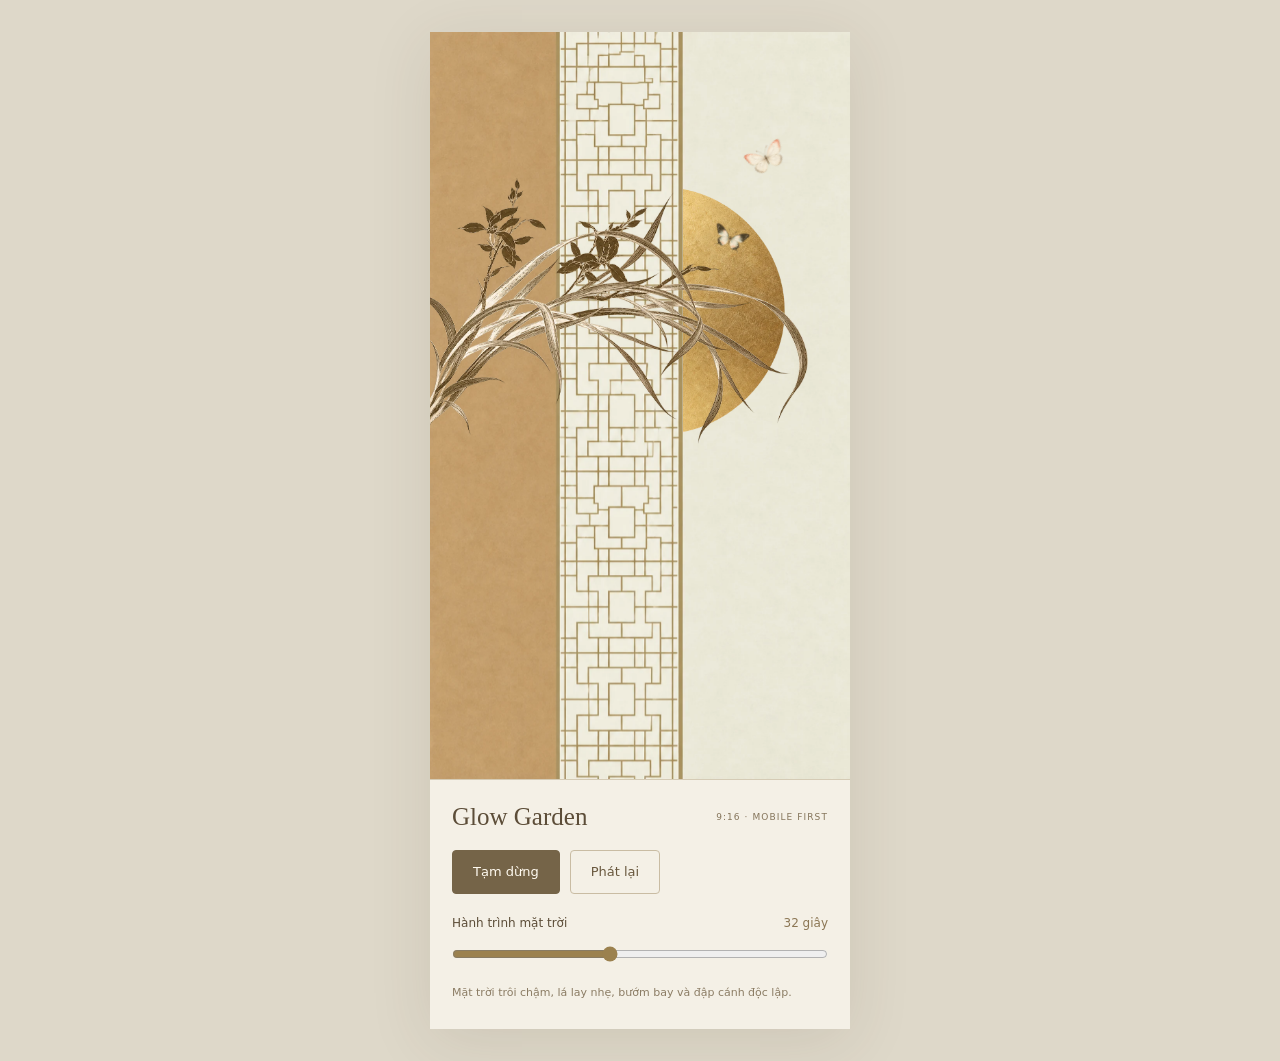
<file: brand/garden-intro/index.html>
<!doctype html>
<html lang="vi">
<head>
  <meta charset="utf-8">
  <meta name="viewport" content="width=device-width,initial-scale=1,viewport-fit=cover">
  <meta name="theme-color" content="#e8e3d5">
  <meta name="description" content="Bộ minh họa Á Đông 9:16: mặt trời di chuyển, tán lá đung đưa và đôi bướm đập cánh. Bản demo dành cho mobile.">
  <title>Glow Garden · Animation 9:16</title>
  <link rel="preload" href="assets/webp/background.webp" as="image">
  <link rel="stylesheet" href="demo.css">
  <script src="component/garden.js" defer></script>
  <script src="demo.js" defer></script>
</head>
<body>
  <main class="demo">
    <div class="artwork"><glow-garden id="garden" sun-duration="32"></glow-garden></div>
    <section class="controls" aria-label="Điều khiển bản demo">
      <div class="title-row"><h1>Glow Garden</h1><span class="format">9:16 · MOBILE FIRST</span></div>
      <div class="actions">
        <button id="toggle" type="button" aria-pressed="false" aria-label="Tạm dừng chuyển động">Tạm dừng</button>
        <button id="restart" class="secondary" type="button">Phát lại</button>
      </div>
      <label for="sun-speed">Hành trình mặt trời <output id="duration" for="sun-speed">32 giây</output></label>
      <input id="sun-speed" type="range" min="12" max="60" value="32" step="1">
      <p class="hint">Mặt trời trôi chậm, lá lay nhẹ, bướm bay và đập cánh độc lập.</p>
      <p id="motion-status" class="status" role="status" aria-live="polite"></p>
    </section>
  </main>
</body>
</html>
</file>
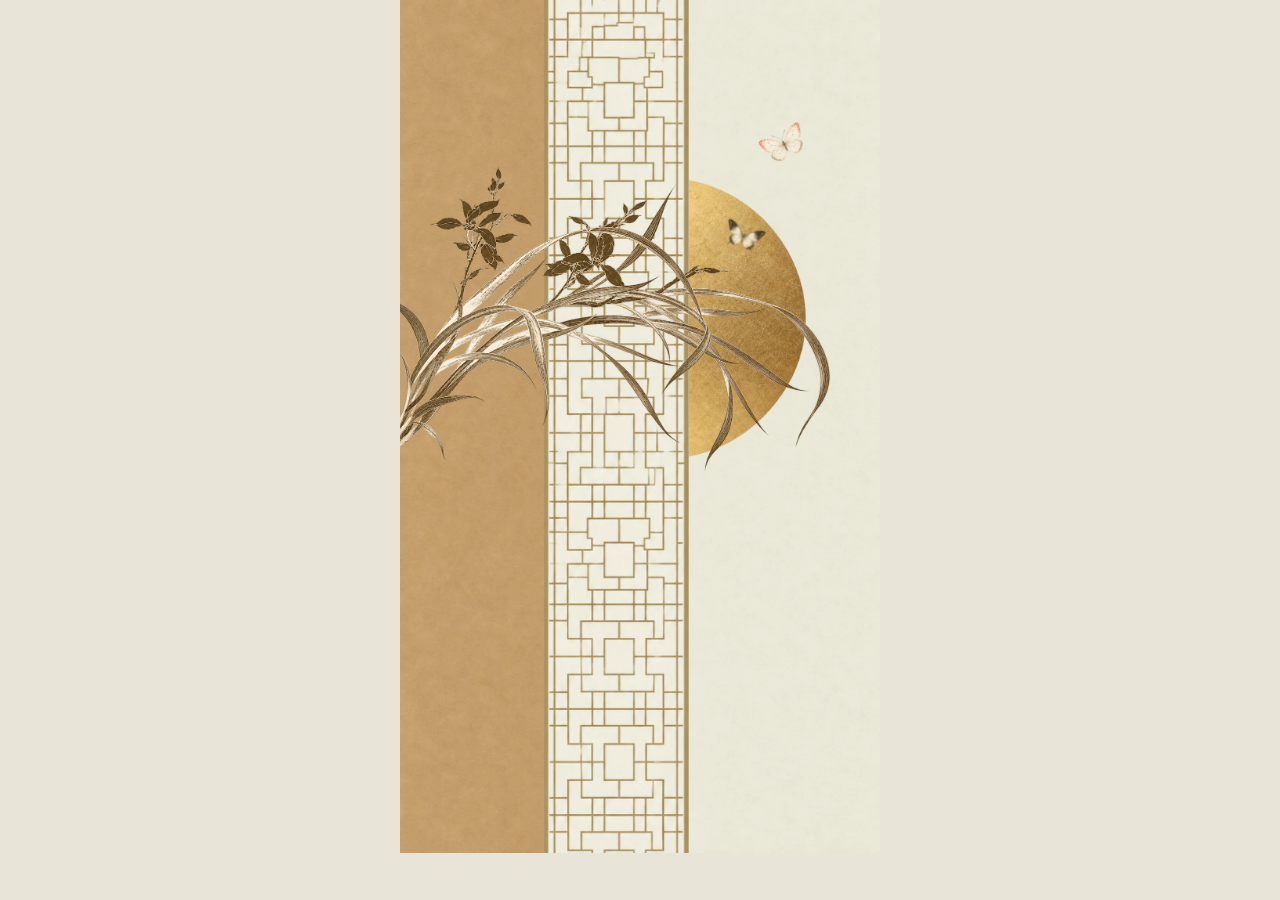
<file: brand/garden-intro/embed.html>
<!doctype html>
<html lang="vi">
<head>
  <meta charset="utf-8">
  <meta name="viewport" content="width=device-width,initial-scale=1,viewport-fit=cover">
  <title>Glow Garden · Embed</title>
  <style>body{margin:0;background:#e8e4d7}glow-garden{max-width:480px;margin-inline:auto}</style>
  <script src="component/garden.js" defer></script>
</head>
<body>
  <glow-garden sun-duration="32" wind-duration="7" flight-duration="18" flap-duration="0.46"></glow-garden>
</body>
</html>
</file>
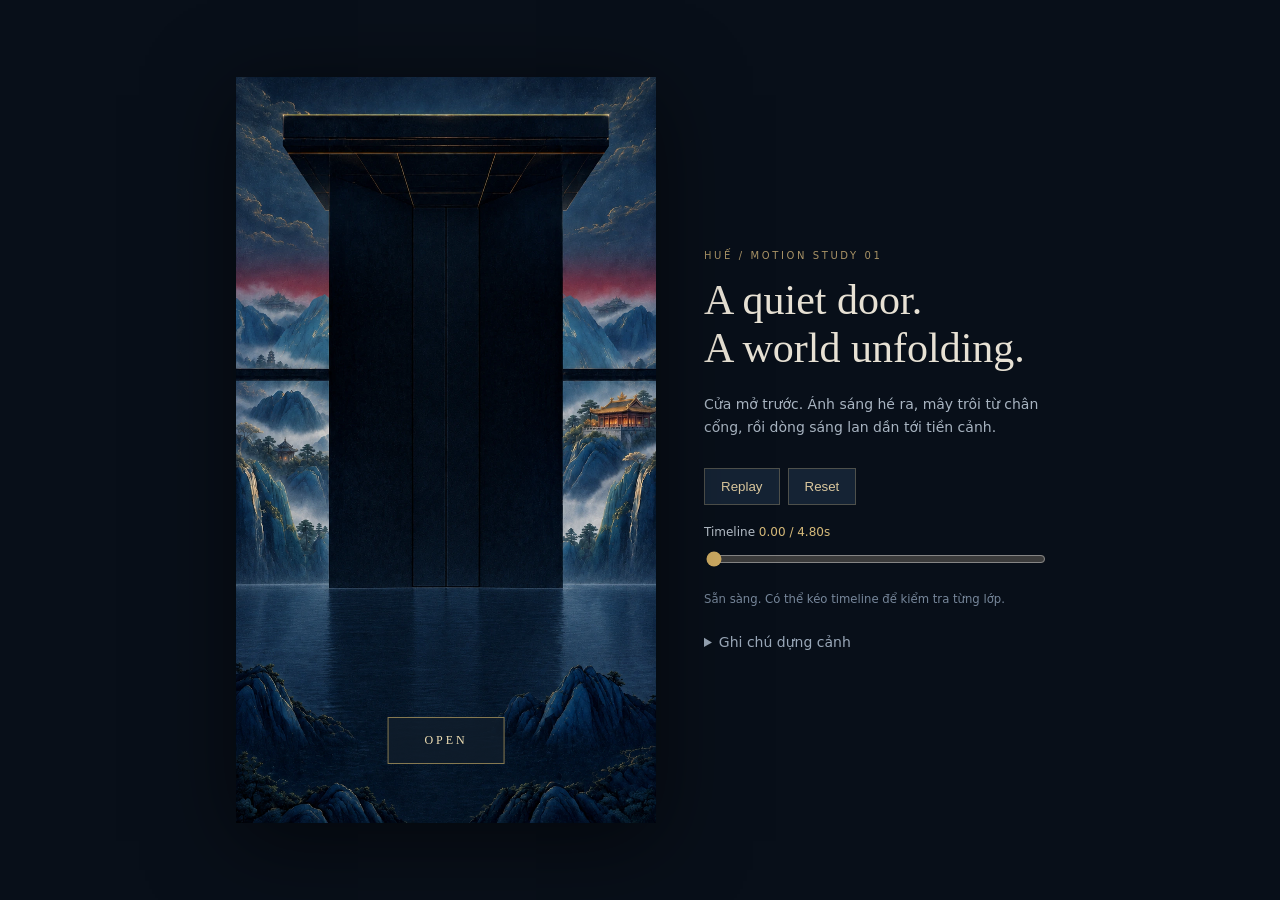
<file: brand/hue-gateway-intro/demo.html>
<!doctype html>
<html lang="vi"><head><meta charset="UTF-8"><meta name="viewport" content="width=device-width, initial-scale=1"><title>Huế • Gateway motion study</title>
<style>
*{box-sizing:border-box}body{margin:0;background:#080f19;color:#e7e1d4;font:14px system-ui,sans-serif}main{display:grid;grid-template-columns:minmax(280px,420px) 340px;gap:48px;justify-content:center;align-items:center;min-height:100svh;padding:30px} .stage{position:relative;aspect-ratio:9/16;width:100%;overflow:hidden;background:#0c2033;box-shadow:0 18px 80px #0008}canvas{display:block;width:100%;height:100%}.action{position:absolute;left:50%;bottom:8%;transform:translateX(-50%);border:1px solid #d6b76c99;background:#101d2bd9;color:#efdfb4;letter-spacing:.24em;font:12px Georgia,serif;padding:15px 36px;cursor:pointer;transition:opacity .25s}button:focus-visible{outline:2px solid #eacb83;outline-offset:5px}.action:disabled{cursor:default}.eyebrow{font-size:10px;letter-spacing:.26em;color:#a99366}h1{font:42px/1.15 Georgia,serif;font-weight:400;margin:15px 0 20px}p{color:#a8b4c1;line-height:1.7} .controls{display:flex;gap:8px;margin:28px 0 20px}.controls button{background:#152334;color:#dac79d;border:1px solid #4e504b;padding:10px 16px;cursor:pointer}.slider{width:100%;accent-color:#cfac63}label{display:block;color:#b6bfc9;font-size:12px;margin-bottom:10px}.time{color:#d5b979;font-variant-numeric:tabular-nums}small{display:block;margin-top:20px;color:#77879b;line-height:1.7}details{margin-top:24px;color:#9aa8b9}summary{cursor:pointer} .error{color:#ffac99}
@media(max-width:760px){main{display:flex;flex-direction:column;padding:0;gap:24px}.stage{width:min(100%,460px)}aside{padding:0 24px 32px;width:min(100%,460px)}h1{font-size:30px}.eyebrow{margin-top:0}}
</style></head><body><main><div class="stage"><canvas id="art" width="1080" height="1920" aria-label="Cổng mở, mây lan và ánh sáng chảy ra sông"></canvas><button class="action" id="open" disabled>LOADING</button></div><aside><div class="eyebrow">HUẾ / MOTION STUDY 01</div><h1>A quiet door.<br>A world unfolding.</h1><p>Cửa mở trước. Ánh sáng hé ra, mây trôi từ chân cổng, rồi dòng sáng lan dần tới tiền cảnh.</p><div class="controls"><button id="replay">Replay</button><button id="reset">Reset</button></div><label for="progress">Timeline <span class="time" id="time">0.00 / 4.80s</span></label><input class="slider" id="progress" type="range" min="0" max="4.8" step=".01" value="0"><small id="status">Đang tải layer…</small><details><summary>Ghi chú dựng cảnh</summary><p>Demo 2.5D dùng texture từ artwork. Cửa trượt vào sau hai trụ để giữ khớp end frame. Ánh sáng phản lên núi được bổ sung nhẹ. Đoạn cuối hòa vào end frame để khóa đúng hình.</p></details></aside></main>
<script>
const W=1080,H=1920,DURATION=4.8,AP={x:457,y:343,w:167,h:974};
const c=document.querySelector('#art'),ctx=c.getContext('2d',{alpha:false});
const off=document.createElement('canvas');off.width=W;off.height=H;const fx=off.getContext('2d');
const names={base:'00-base-closed.webp',end:'99-reference-open.webp',interior:'10-portal-interior.png',left:'20-door-left-crop.png',right:'21-door-right-crop.png',frame:'30-portal-frame-open.png',river:'40-river-light.png',spill:'41-threshold-spill.png',bounce:'50-mountain-bounce-optional.png',fogL:'61-fog-left.png',fogR:'61-fog-right.png'};
const imgs={},button=document.querySelector('#open'),slider=document.querySelector('#progress'),status=document.querySelector('#status');
let ready=false,playing=false,elapsed=0,startTime=0,raf=0;
const clamp=x=>Math.max(0,Math.min(1,x));
const smooth=(t,a,b)=>{let p=clamp((t-a)/(b-a));return p*p*(3-2*p)};
const ease=p=>p<.5?4*p*p*p:1-Math.pow(-2*p+2,3)/2;
function paint(im,alpha=1,blend='source-over',x=0,y=0,w=W,h=H){if(alpha<=0)return;ctx.save();ctx.globalAlpha=alpha;ctx.globalCompositeOperation=blend;ctx.drawImage(im,x,y,w,h);ctx.restore()}
function draw(t){if(!ready)return;ctx.clearRect(0,0,W,H);paint(imgs.base);
 if(t>0){
  const door=ease(clamp((t-.25)/2.5));
  // Opening is clipped. Sliding leaves vanish behind fixed jambs, never across mountains.
  ctx.save();ctx.beginPath();ctx.rect(AP.x,AP.y,AP.w,AP.h);ctx.clip();
  ctx.drawImage(imgs.interior,0,0,W,H);
  ctx.drawImage(imgs.left,AP.x-83*door,AP.y,83,AP.h);
  ctx.drawImage(imgs.right,540+84*door,AP.y,84,AP.h);ctx.restore();
  paint(imgs.frame,smooth(t,.28,2.55));
  // Spill and bounce follow exposed opening area; no light before the door moves.
  paint(imgs.spill,.35*smooth(t,.50,2.25)*door,'screen');
  paint(imgs.bounce,.65*smooth(t,1.15,3.20)*door,'screen');
  // Preserve the actual painted river. Animate a soft mask, not a replacement neon stroke.
  const river=smooth(t,1.05,4.15),front=1260+river*800;
  if(river>0){fx.clearRect(0,0,W,H);fx.globalCompositeOperation='source-over';fx.drawImage(imgs.river,0,0,W,H);fx.globalCompositeOperation='destination-in';const g=fx.createLinearGradient(0,front-110,0,front+90);g.addColorStop(0,'white');g.addColorStop(1,'transparent');fx.fillStyle=g;fx.fillRect(0,0,W,H);fx.globalCompositeOperation='source-over';paint(off,smooth(t,1.05,1.45),'screen')}
  // Clouds emerge at threshold, expand gently, then drift apart. No smoke cannon.
  const fp=smooth(t,.70,3.45),fogOpacity=.72*smooth(t,.70,1.75);
  if(fp>0){ctx.save();ctx.translate(540,1316);ctx.scale(.76+.24*fp,.82+.18*fp);ctx.translate(-540,-1316);paint(imgs.fogL,fogOpacity,'source-over',-64*fp,-20*fp);paint(imgs.fogR,fogOpacity,'source-over',64*fp,-26*fp);ctx.restore()}
  // The two flattened sources have slight texture drift. A final optical settle
  // resolves it after movement, rather than crossfading architecture mid-opening.
  paint(imgs.end,smooth(t,4.15,4.80));
 }
 slider.value=t;document.querySelector('#time').textContent=t.toFixed(2)+' / 4.80s';button.style.opacity=t>.05?'0':'1';button.style.pointerEvents=t>.05?'none':'auto';
}
function stop(){playing=false;cancelAnimationFrame(raf)}
function tick(now){if(!playing)return;elapsed=Math.min(DURATION,(now-startTime)/1000);draw(elapsed);if(elapsed<DURATION)raf=requestAnimationFrame(tick);else playing=false}
function play(){if(!ready)return;stop();elapsed=0;if(matchMedia('(prefers-reduced-motion: reduce)').matches){elapsed=DURATION;draw(elapsed);return}playing=true;startTime=performance.now();raf=requestAnimationFrame(tick)}
button.onclick=play;document.querySelector('#replay').onclick=play;document.querySelector('#reset').onclick=()=>{stop();elapsed=0;draw(0)};slider.oninput=()=>{stop();elapsed=Number(slider.value);draw(elapsed)};
window.gateway={seek(t){stop();elapsed=clamp(t/DURATION)*DURATION;draw(elapsed)},play,get ready(){return ready}};
Promise.all(Object.entries(names).map(([key,file])=>new Promise((resolve,reject)=>{let im=new Image();im.onload=()=>{imgs[key]=im;resolve()};im.onerror=()=>reject(new Error(file));im.src='assets/'+file}))).then(()=>{ready=true;button.disabled=false;button.textContent='OPEN';status.textContent='Sẵn sàng. Có thể kéo timeline để kiểm tra từng lớp.';draw(0)}).catch(e=>{status.textContent='Không tải được '+e.message+'. Chạy thư mục bằng HTTP server theo README.';status.className='error'});
</script></body></html>
</file>
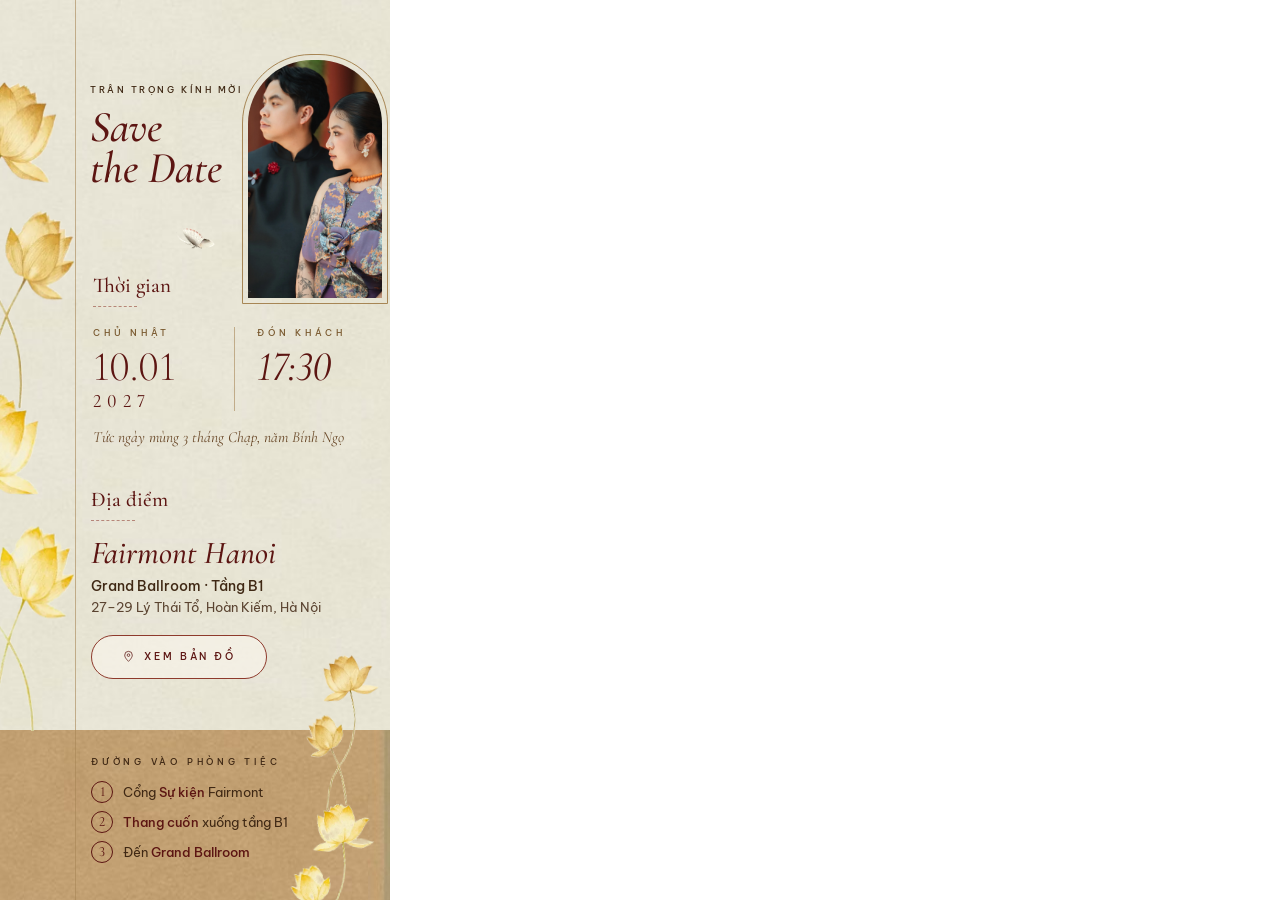
<file: public/Time & Venue · bình phong (audit)-html/Time-Venue-final.dc.html>
<!doctype html>
<html lang="vi">

<head>
  <meta charset="utf-8">
  <title>Thời gian và địa điểm (bản audit)</title>
  <script src="./vendor/react.js"></script>
  <script src="./vendor/react-dom.js"></script>
  <script src="./support.js"></script>
</head>

<body>
  <x-dc>
    <helmet>
      <link rel="preconnect" href="https://fonts.googleapis.com">
      <link
        href="https://fonts.googleapis.com/css2?family=Be+Vietnam+Pro:wght@400;500&amp;family=Cormorant+Garamond:ital,wght@0,300;0,400;0,500;1,300;1,400;1,500&amp;display=swap"
        rel="stylesheet">
      <style>
        body {
          margin: 0
        }

        a {
          color: #5C1512
        }

        a:hover {
          color: #3E0E0B
        }
      </style>
    </helmet>
    <section id="thoi-gian-dia-diem"
      style="position: relative; width: 390px; height: 900px; overflow: hidden; background: #E8E5D5 url(./assets/86bab77a09dd191e19973dd2822f23e9.jpg) center / cover no-repeat; font-family: 'Be Vietnam Pro', sans-serif; color: #3F2814">



      <div
        style="position: absolute; left: 0; top: 730px; width: 390px; height: 170px; background: #C19F71 url(./assets/883c4dc76e0e3a600b6c8348c1c9b8d3.jpg) center / cover no-repeat">
      </div>
      <img src="./assets/4a4f3fbe57b38f604a6b3289520bb77c.png" alt="" aria-hidden="true"
        style="position: absolute; left: 298px; top: 654px; width: 80px; height: 312px; display: block; transform: rotate(6deg); pointer-events: none">




      <span
        style="position: absolute; left: 75px; top: 0px; width: 1px; height: 900px; background: rgba(167,134,85,0.6)"></span>

      <img src="./assets/efdeda6ecc949be172b2365ecc43cdd9.png" alt="" aria-hidden="true"
        style="position: absolute; left: 174px; top: 223px; width: 42px; height: 30px; display: block; transform: rotate(-8deg)">

      <div style="position: absolute; left: 90px; top: 84px; width: 150px">
        <p
          style="margin: 0px 0 0; font-size: 8.5px; font-weight: 500; letter-spacing: 0.3em; text-transform: uppercase; white-space: nowrap; color: #3F2814">
          Trân trọng kính mời</p>
        <h2
          style="margin: 12px 0 0; font-family: 'Cormorant Garamond', serif; font-style: italic; font-weight: 500; font-size: 44px; line-height: 0.94; color: #5C1512">
          Save<br>the Date</h2>
      </div>

      <div
        style="position: absolute; left: 242px; top: 54px; width: 146px; height: 250px; box-sizing: border-box; padding: 5px; border: 1px solid #A78655; border-radius: 69px 69px 0 0">
        <img src="./assets/aeae6eb87667c23a17f076847c8e9d30.webp"
          alt="Cô dâu chú rể nhìn nghiêng về cùng một hướng, chú rể áo dài đen, cô dâu áo tím thêu"
          style="display: block; width: 100%; height: 100%; object-fit: cover; object-position: 50% 25%; border-radius: 64px 64px 0 0">
      </div>

      <div style="position: absolute; left: 93px; top: 275px; width: 283px">
        <p
          style="margin: 0; font-family: 'Cormorant Garamond', serif; font-weight: 500; font-size: 21px; line-height: 1; color: #5C1512">
          Thời gian</p>
        <span style="display: block; margin-top: 10px; width: 44px; border-top: 1px dashed rgba(142,58,44,0.55)"></span>
        <div
          style="margin-top: 20px; display: grid; grid-template-columns: minmax(0, 1fr) 1px minmax(0, 1fr); column-gap: 22px; align-items: start">
          <div>
            <p
              style="margin: 0; font-size: 9px; font-weight: 500; letter-spacing: 0.42em; text-transform: uppercase; color: #7A5A30">
              Chủ Nhật</p>
            <p
              style="margin: 8px 0 0; font-family: 'Cormorant Garamond', serif; font-weight: 300; font-size: 42px; line-height: 1; font-variant-numeric: lining-nums; color: #5C1512">
              10.01</p>
            <p
              style="margin: 3px 0 0; font-family: 'Cormorant Garamond', serif; font-weight: 400; font-size: 19px; line-height: 1; letter-spacing: 0.28em; font-variant-numeric: lining-nums; color: #5C1512">
              2027</p>
          </div>
          <span style="display: block; width: 1px; height: 84px; background: rgba(167,134,85,0.6)"></span>
          <div>
            <p
              style="margin: 0; font-size: 9px; font-weight: 500; letter-spacing: 0.42em; text-transform: uppercase; color: #7A5A30">
              Đón khách</p>
            <p
              style="margin: 8px 0 0; font-family: 'Cormorant Garamond', serif; font-style: italic; font-weight: 400; font-size: 42px; line-height: 1; font-variant-numeric: lining-nums; color: #5C1512">
              17:30</p>
          </div>
        </div>
        <p
          style="margin: 16px 0 0; font-family: 'Cormorant Garamond', serif; font-style: italic; font-size: 15.5px; line-height: 1.3; color: #6B4A2A">
          Tức ngày mùng 3 tháng Chạp, năm Bính Ngọ</p>
      </div>

      <div
        style="position: absolute; left: 91px; top: 489px; width: 283px; display: flex; flex-direction: column; align-items: flex-start">
        <p
          style="margin: 0; font-family: 'Cormorant Garamond', serif; font-weight: 500; font-size: 21px; line-height: 1; color: #5C1512">
          Địa điểm</p>
        <span style="display: block; margin-top: 10px; width: 44px; border-top: 1px dashed rgba(142,58,44,0.55)"></span>
        <h3
          style="margin: 16px 0 0; font-family: 'Cormorant Garamond', serif; font-style: italic; font-weight: 500; font-size: 32px; line-height: 1; color: #5C1512">
          Fairmont Hanoi</h3>
        <p style="margin: 8px 0 0; font-size: 13.5px; font-weight: 500; line-height: 1.35; color: #3F2814">Grand
          Ballroom · Tầng B1</p>
        <p style="margin: 3px 0 0; font-size: 12.5px; line-height: 1.5; color: #5A4330">27–29 Lý Thái Tổ, Hoàn Kiếm, Hà
          Nội</p>
        <a href="https://www.google.com/maps/search/?api=1&amp;query=Fairmont+Hanoi+27-29+Ly+Thai+To" target="_blank"
          rel="noopener"
          style="margin-top: 18px; width: 176px; height: 44px; box-sizing: border-box; display: flex; align-items: center; justify-content: center; gap: 9px; border: 1px solid #8E3A2C; border-radius: 999px; background: rgba(248,244,234,0.7); color: #5C1512; text-decoration: none; font-size: 9.5px; font-weight: 500; letter-spacing: 0.3em; text-transform: uppercase">
          <svg width="13" height="13" viewBox="0 0 24 24" fill="none" stroke="currentColor" stroke-width="1.4"
            aria-hidden="true">
            <path d="M12 21s-7-6.2-7-11.5A7 7 0 0 1 19 9.5C19 14.8 12 21 12 21z"></path>
            <circle cx="12" cy="9.5" r="2.4"></circle>
          </svg>
          Xem bản đồ
        </a>
      </div>

      <div style="position: absolute; left: 91px; top: 756px; width: 220px">
        <p
          style="margin: 0px 0 0; font-size: 9px; font-weight: 500; letter-spacing: 0.42em; text-transform: uppercase; color: #3F2814">
          Đường vào phòng tiệc</p>
        <ol style="margin: 14px 0 0; padding: 0; list-style: none; display: flex; flex-direction: column; gap: 8px">
          <li style="display: flex; align-items: center; gap: 10px; font-size: 13px; line-height: 1.45"><span
              style="flex: 0 0 auto; width: 20px; height: 20px; border-radius: 50%; border: 1px solid #5C1512; display: inline-flex; align-items: center; justify-content: center; font-family: 'Cormorant Garamond', serif; font-size: 14px; line-height: 1; font-variant-numeric: lining-nums; color: #5C1512">1</span><span>Cổng
              <span style="font-weight: 500; color: #5C1512">Sự kiện</span> Fairmont</span></li>
          <li style="display: flex; align-items: center; gap: 10px; font-size: 13px; line-height: 1.45"><span
              style="flex: 0 0 auto; width: 20px; height: 20px; border-radius: 50%; border: 1px solid #5C1512; display: inline-flex; align-items: center; justify-content: center; font-family: 'Cormorant Garamond', serif; font-size: 14px; line-height: 1; font-variant-numeric: lining-nums; color: #5C1512">2</span><span><span
                style="font-weight: 500; color: #5C1512">Thang cuốn</span> xuống tầng B1</span></li>
          <li style="display: flex; align-items: center; gap: 10px; font-size: 13px; line-height: 1.45"><span
              style="flex: 0 0 auto; width: 20px; height: 20px; border-radius: 50%; border: 1px solid #5C1512; display: inline-flex; align-items: center; justify-content: center; font-family: 'Cormorant Garamond', serif; font-size: 14px; line-height: 1; font-variant-numeric: lining-nums; color: #5C1512">3</span><span>Đến
              <span style="font-weight: 500; color: #5C1512">Grand Ballroom</span></span></li>
        </ol>
      </div><img src="./assets/4a4f3fbe57b38f604a6b3289520bb77c.png" alt="" aria-hidden="true"
        style="position: absolute; left: -78px; top: 80px; width: 155px; height: 651px; display: block; transform: scaleX(-1); pointer-events: none">
    </section>
  </x-dc>
  <script type="text/x-dc" data-dc-script data-props='{"$preview":{"width":390,"height":900}}'>
class Component extends DCLogic {
  renderVals() {
    return {};
  }
}
</script>
</body>

</html>
</file>
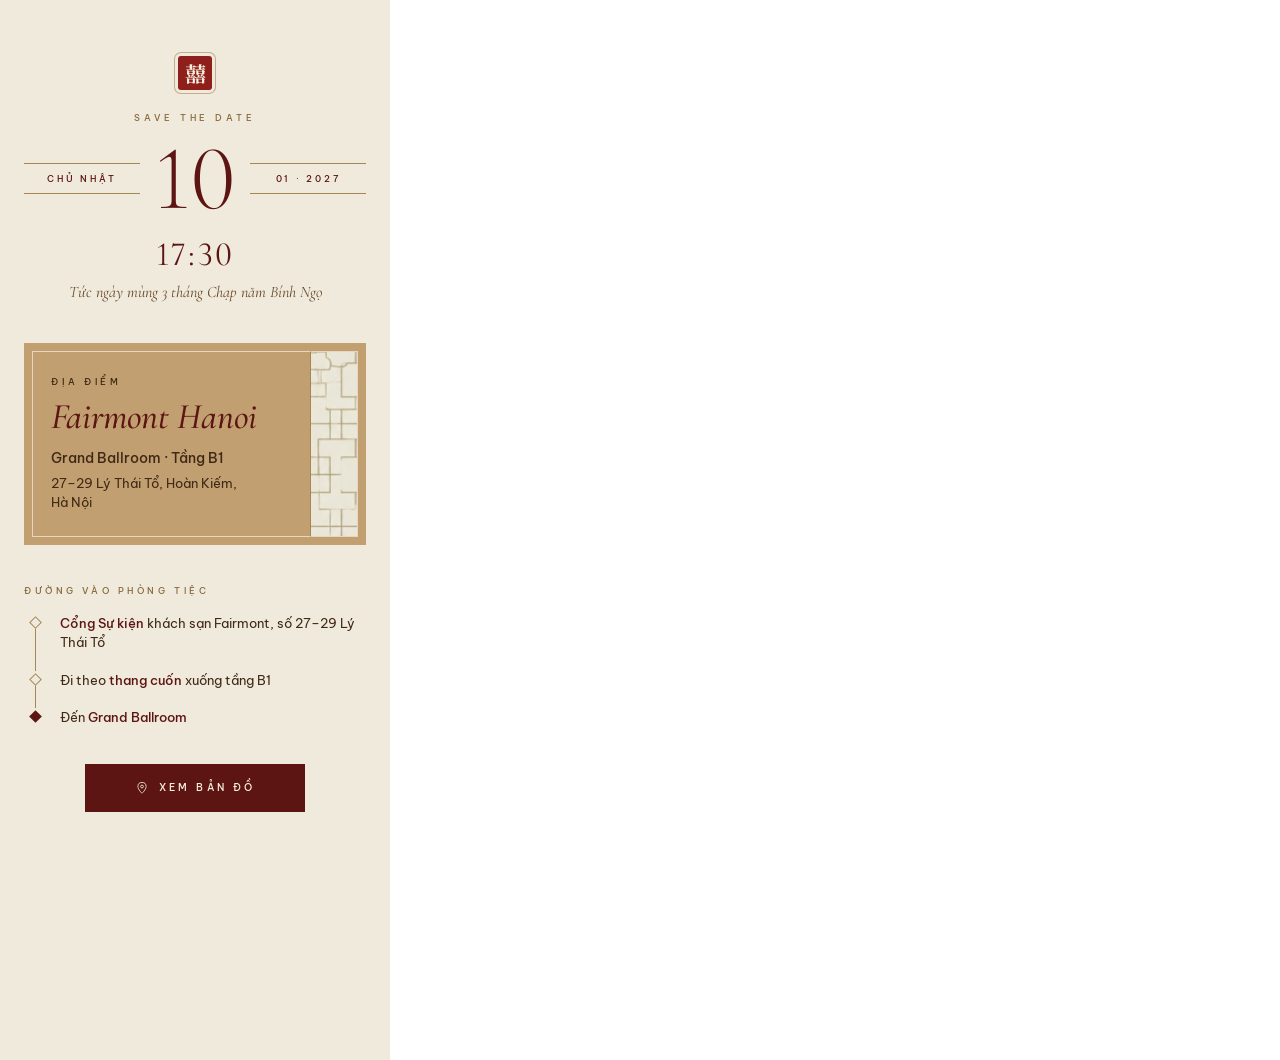
<file: public/Time & Venue-html/Time-Venue.dc.html>
<!doctype html>
<html lang="vi">
<head>
<meta charset="utf-8">
<title>Thời gian và địa điểm</title>
<script src="./vendor/react.js"></script>
<script src="./vendor/react-dom.js"></script>
<script src="./support.js"></script>
</head>
<body>
<x-dc>
<helmet>
<link rel="preconnect" href="https://fonts.googleapis.com">
<link href="https://fonts.googleapis.com/css2?family=Be+Vietnam+Pro:wght@400;500&amp;family=Cormorant+Garamond:ital,wght@0,300;0,400;0,500;1,300;1,400;1,500&amp;display=swap" rel="stylesheet">
<link href="https://fonts.googleapis.com/css2?family=Noto+Serif+TC:wght@700&amp;text=%E5%9B%8D&amp;display=swap" rel="stylesheet">
<style>
body{margin:0}
a{color:#F7EFDF}a:hover{color:#ffffff}
</style>
</helmet>
<section id="thoi-gian-dia-diem" style="width: 390px; height: 1060px; box-sizing: border-box; padding: 56px 24px 56px; background: #EFEADC; font-family: 'Be Vietnam Pro', sans-serif; color: #3F2814; display: flex; flex-direction: column; align-items: center">

<div style="width: 34px; height: 34px; border-radius: 3px; background: {{seal}}; display: flex; align-items: center; justify-content: center; box-shadow: 0 0 0 3px #EFEADC, 0 0 0 4px rgba(167,134,85,0.6)">
<span style="font-family: 'Noto Serif TC', serif; font-weight: 700; font-size: 21px; line-height: 1; color: #F7EFDF">囍</span>
</div>

<p style="margin: 22px 0 0; font-size: 9px; font-weight: 500; letter-spacing: 0.44em; text-transform: uppercase; color: #8A6A3E">Save the date</p>

<div style="margin-top: 18px; width: 100%; display: grid; grid-template-columns: minmax(0, 1fr) auto minmax(0, 1fr); align-items: center; column-gap: 14px">
<div style="border-top: 1px solid #A78655; border-bottom: 1px solid #A78655; padding: 9px 0; text-align: center; font-size: 9px; font-weight: 500; letter-spacing: 0.32em; text-transform: uppercase; color: #5C1512">Chủ Nhật</div>
<p style="margin: 0; font-family: 'Cormorant Garamond', serif; font-weight: 300; font-size: 92px; line-height: 0.82; font-variant-numeric: lining-nums; color: #5C1512">10</p>
<div style="border-top: 1px solid #A78655; border-bottom: 1px solid #A78655; padding: 9px 0; text-align: center; font-size: 9px; font-weight: 500; letter-spacing: 0.32em; text-transform: uppercase; color: #5C1512">01 · 2027</div>
</div>

<p style="margin: 22px 0 0; font-family: 'Cormorant Garamond', serif; font-weight: 400; font-size: 34px; line-height: 1; letter-spacing: 0.06em; font-variant-numeric: lining-nums; color: #5C1512">17:30</p>
<p style="margin: 10px 0 0; font-family: 'Cormorant Garamond', serif; font-style: italic; font-size: 16px; line-height: 1.3; color: #6B4A2A">Tức ngày mùng 3 tháng Chạp năm Bính Ngọ</p>

<div style="margin-top: 40px; width: 100%; display: flex; background: #C19F71">
<div style="flex: 1 1 auto; min-width: 0; margin: 8px 0 8px 8px; padding: 24px 18px 24px; border: 1px solid rgba(247,239,223,0.7); border-right: 0">
<p style="margin: 0; font-size: 8.5px; font-weight: 500; letter-spacing: 0.42em; text-transform: uppercase; color: #3F2814">Địa điểm</p>
<h2 style="margin: 12px 0 0; font-family: 'Cormorant Garamond', serif; font-style: italic; font-weight: 500; font-size: 36px; line-height: 1; color: #5C1512">Fairmont Hanoi</h2>
<p style="margin: 14px 0 0; font-size: 14px; font-weight: 500; line-height: 1.35; color: #3F2814">Grand Ballroom · Tầng B1</p>
<p style="margin: 6px 0 0; font-size: 12.5px; line-height: 1.5; color: #3F2814">27–29 Lý Thái Tổ, Hoàn Kiếm,<br>Hà Nội</p>
</div>
<div style="flex: 0 0 46px; position: relative; overflow: hidden; margin: 8px 8px 8px 0; border: 1px solid rgba(247,239,223,0.7); border-left: 1px solid #A78655">
<img src="./assets/ef14ec369aa279c4eee72ed13ab3c2b8.jpg" alt="" aria-hidden="true" style="position: absolute; left: -170px; top: -520px; width: 470px; height: 835px; display: block">
</div>
</div>

<div style="margin-top: 40px; width: 100%">
<p style="margin: 0; font-size: 8.5px; font-weight: 500; letter-spacing: 0.42em; text-transform: uppercase; color: #8A6A3E">Đường vào phòng tiệc</p>
<ol style="margin: 18px 0 0; padding: 0; list-style: none; display: flex; flex-direction: column; gap: 0">
<li style="display: grid; grid-template-columns: 22px minmax(0, 1fr); column-gap: 14px; padding-bottom: 18px; background: linear-gradient(#A78655, #A78655) 10.5px 14px / 1px 100% no-repeat">
<span style="margin-top: 4px; width: 9px; height: 9px; box-sizing: border-box; border: 1px solid #A78655; background: #EFEADC; transform: rotate(45deg); justify-self: center"></span>
<p style="margin: 0; font-size: 13px; line-height: 1.5"><span style="font-weight: 500; color: #5C1512">Cổng Sự kiện</span> khách sạn Fairmont, số 27–29 Lý Thái Tổ</p>
</li>
<li style="display: grid; grid-template-columns: 22px minmax(0, 1fr); column-gap: 14px; padding-bottom: 18px; background: linear-gradient(#A78655, #A78655) 10.5px 14px / 1px 100% no-repeat">
<span style="margin-top: 4px; width: 9px; height: 9px; box-sizing: border-box; border: 1px solid #A78655; background: #EFEADC; transform: rotate(45deg); justify-self: center"></span>
<p style="margin: 0; font-size: 13px; line-height: 1.5">Đi theo <span style="font-weight: 500; color: #5C1512">thang cuốn</span> xuống tầng B1</p>
</li>
<li style="display: grid; grid-template-columns: 22px minmax(0, 1fr); column-gap: 14px">
<span style="margin-top: 4px; width: 9px; height: 9px; background: #5C1512; transform: rotate(45deg); justify-self: center"></span>
<p style="margin: 0; font-size: 13px; line-height: 1.5">Đến <span style="font-weight: 500; color: #5C1512">Grand Ballroom</span></p>
</li>
</ol>
</div>

<a href="https://www.google.com/maps/search/?api=1&amp;query=Fairmont+Hanoi+27-29+Ly+Thai+To" target="_blank" rel="noopener" style="margin-top: 36px; width: 220px; height: 48px; box-sizing: border-box; display: flex; align-items: center; justify-content: center; gap: 10px; background: #5C1512; color: #F7EFDF; text-decoration: none; font-size: 10px; font-weight: 500; letter-spacing: 0.34em; text-transform: uppercase">
<svg width="14" height="14" viewBox="0 0 24 24" fill="none" stroke="currentColor" stroke-width="1.4" aria-hidden="true"><path d="M12 21s-7-6.2-7-11.5A7 7 0 0 1 19 9.5C19 14.8 12 21 12 21z"></path><circle cx="12" cy="9.5" r="2.4"></circle></svg>
Xem bản đồ
</a>
</section>
</x-dc>
<script type="text/x-dc" data-dc-script data-props='{"seal":{"editor":"color","default":"#8E1F1A","options":["#8E1F1A","#5C1512","#A78655"]},"$preview":{"width":390,"height":1060}}'>
class Component extends DCLogic {
  renderVals() {
    return { seal: this.props.seal ?? '#8E1F1A' };
  }
}
</script>
</body>
</html>
</file>
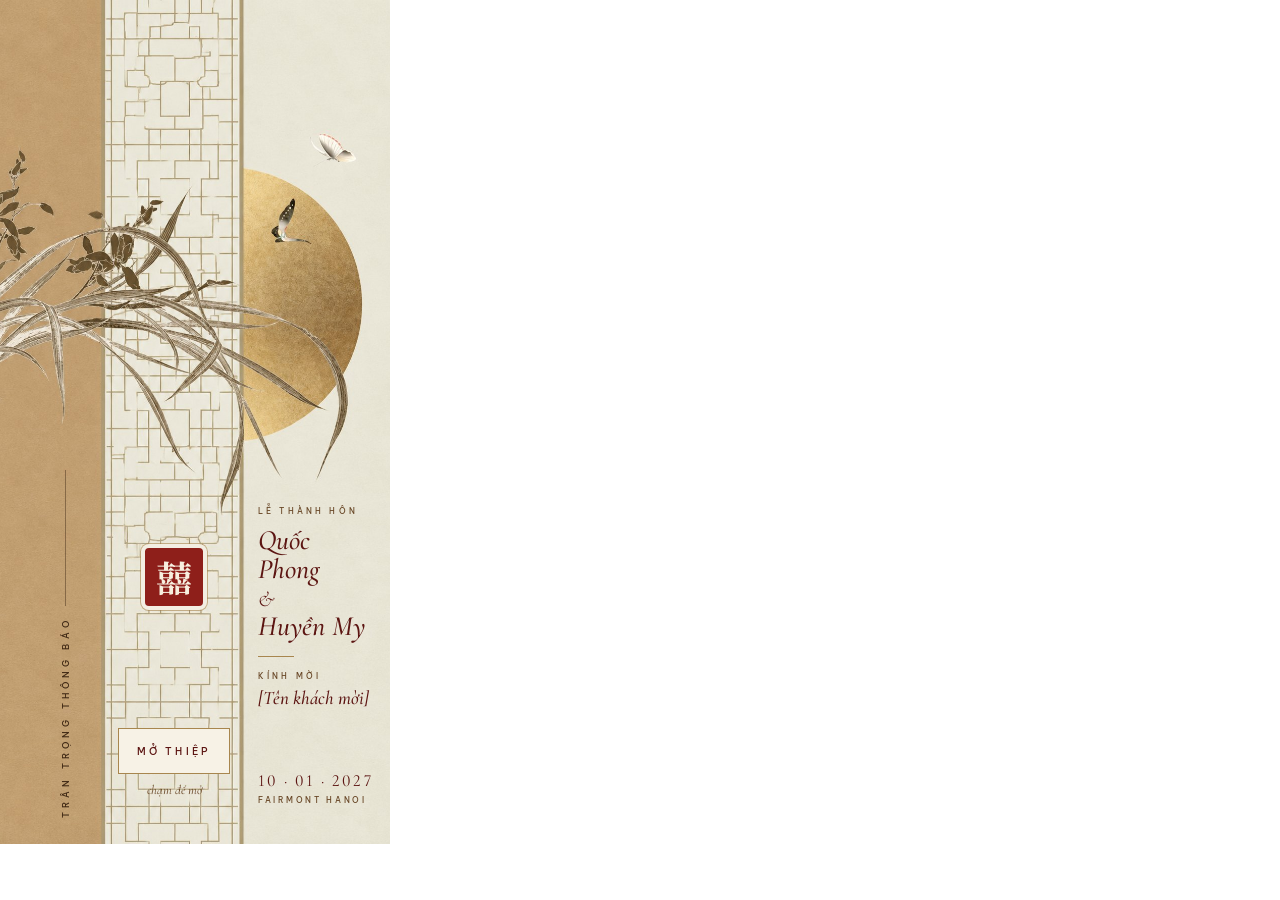
<file: brand/garden-intro/Intro · Bình phong-html/Intro.dc.html>
<!doctype html>
<html lang="vi">

<head>
  <meta charset="utf-8">
  <title>Intro Bình phong</title>
  <script src="./vendor/react.js"></script>
  <script src="./vendor/react-dom.js"></script>
  <script src="./support.js"></script>
</head>

<body>
  <x-dc>
    <helmet>
      <link rel="preconnect" href="https://fonts.googleapis.com">
      <link
        href="https://fonts.googleapis.com/css2?family=Be+Vietnam+Pro:wght@400;500&amp;family=Cormorant+Garamond:ital,wght@0,300;0,400;0,500;1,300;1,400;1,500&amp;display=swap"
        rel="stylesheet">
      <link href="https://fonts.googleapis.com/css2?family=Noto+Serif+TC:wght@700&amp;text=%E5%9B%8D&amp;display=swap"
        rel="stylesheet">
      <style>
        body {
          margin: 0
        }

        a {
          color: #5C1512
        }

        a:hover {
          color: #3E0E0B
        }
      </style>
    </helmet>
    <div
      style="position: relative; width: 390px; height: 844px; overflow: hidden; background: #EDE6D6; font-family: 'Be Vietnam Pro', sans-serif">
      <img src="./assets/ef14ec369aa279c4eee72ed13ab3c2b8.jpg" alt="" aria-hidden="true"
        style="position: absolute; left: -42px; top: 0; width: 475px; height: 844px; display: block">

      <p
        style="position: absolute; left: 60px; top: 818px; margin: 0; height: 12px; line-height: 12px; white-space: nowrap; transform-origin: 0 0; transform: rotate(-90deg); font-size: 9px; font-weight: 500; letter-spacing: 0.46em; text-transform: uppercase; color: #3F2814">
        Trân trọng thông báo</p>
      <span
        style="position: absolute; left: 65px; top: 470px; width: 1px; height: 136px; background: rgba(63,40,20,0.45)"></span>

      <div
        style="position: absolute; left: 145px; top: 548px; width: 58px; height: 58px; box-sizing: border-box; background: {{seal}}; border-radius: 4px; display: flex; align-items: center; justify-content: center; box-shadow: 0 0 0 4px #F3EEE2, 0 0 0 5px rgba(168,134,78,0.6)">
        <span
          style="font-family: 'Noto Serif TC', serif; font-weight: 700; font-size: 36px; line-height: 1; color: #F7EFDF">囍</span>
      </div>

      <a href="#hero" aria-label="Mở thiệp cưới"
        style="position: absolute; left: 118px; top: 728px; width: 112px; height: 46px; box-sizing: border-box; display: flex; align-items: center; justify-content: center; background: #F7F2E6; border: 1px solid #A8864E; text-decoration: none; font-size: 9.5px; font-weight: 500; letter-spacing: 0.34em; text-transform: uppercase">Mở
        thiệp</a>
      <p
        style="position: absolute; left: 105px; top: 782px; width: 138px; margin: 0; text-align: center; font-family: 'Cormorant Garamond', serif; font-style: italic; font-size: 13px; color: #6B4A2A">
        chạm để mở</p>

      <div
        style="position: absolute; left: 258px; top: 506px; width: 120px; display: flex; flex-direction: column; align-items: flex-start; color: #5C1512">
        <p
          style="margin: 0; font-size: 7.5px; font-weight: 500; letter-spacing: 0.42em; text-transform: uppercase; color: #6B4A2A">
          Lễ thành hôn</p>
        <h1
          style="margin: 10px 0 0; font-family: 'Cormorant Garamond', serif; font-style: italic; font-weight: 500; font-size: 28px; line-height: 1.02">
          Quốc Phong<br><span style="font-weight: 300; font-size: 22px">&amp;</span><br>Huyền My</h1>
        <span style="display: block; margin-top: 16px; width: 36px; height: 1px; background: #A8864E"></span>
        <p
          style="margin: 14px 0 0; font-size: 7.5px; font-weight: 500; letter-spacing: 0.42em; text-transform: uppercase; color: #6B4A2A">
          Kính mời</p>
        <p
          style="margin: 6px 0 0; font-family: 'Cormorant Garamond', serif; font-style: italic; font-weight: 500; font-size: 19px; line-height: 1.15">
          [Tên khách mời]</p>
      </div>

      <div
        style="position: absolute; left: 258px; top: 772px; width: 120px; display: flex; flex-direction: column; align-items: flex-start; gap: 6px; color: #5C1512">
        <p
          style="margin: 0; font-family: 'Cormorant Garamond', serif; font-weight: 400; font-size: 17px; line-height: 1; letter-spacing: 0.12em; font-variant-numeric: lining-nums">
          10 · 01 · 2027</p>
        <p
          style="margin: 0; font-size: 7.5px; font-weight: 500; letter-spacing: 0.36em; text-transform: uppercase; color: #6B4A2A">
          Fairmont Hanoi</p>
      </div>
    </div>
  </x-dc>
  <script type="text/x-dc" data-dc-script
    data-props='{"seal":{"editor":"color","default":"#8E1F1A","options":["#8E1F1A","#5C1512","#A8864E"]},"$preview":{"width":390,"height":844}}'>
class Component extends DCLogic {
  renderVals() {
    return { seal: this.props.seal ?? '#8E1F1A' };
  }
}
</script>
</body>

</html>
</file>
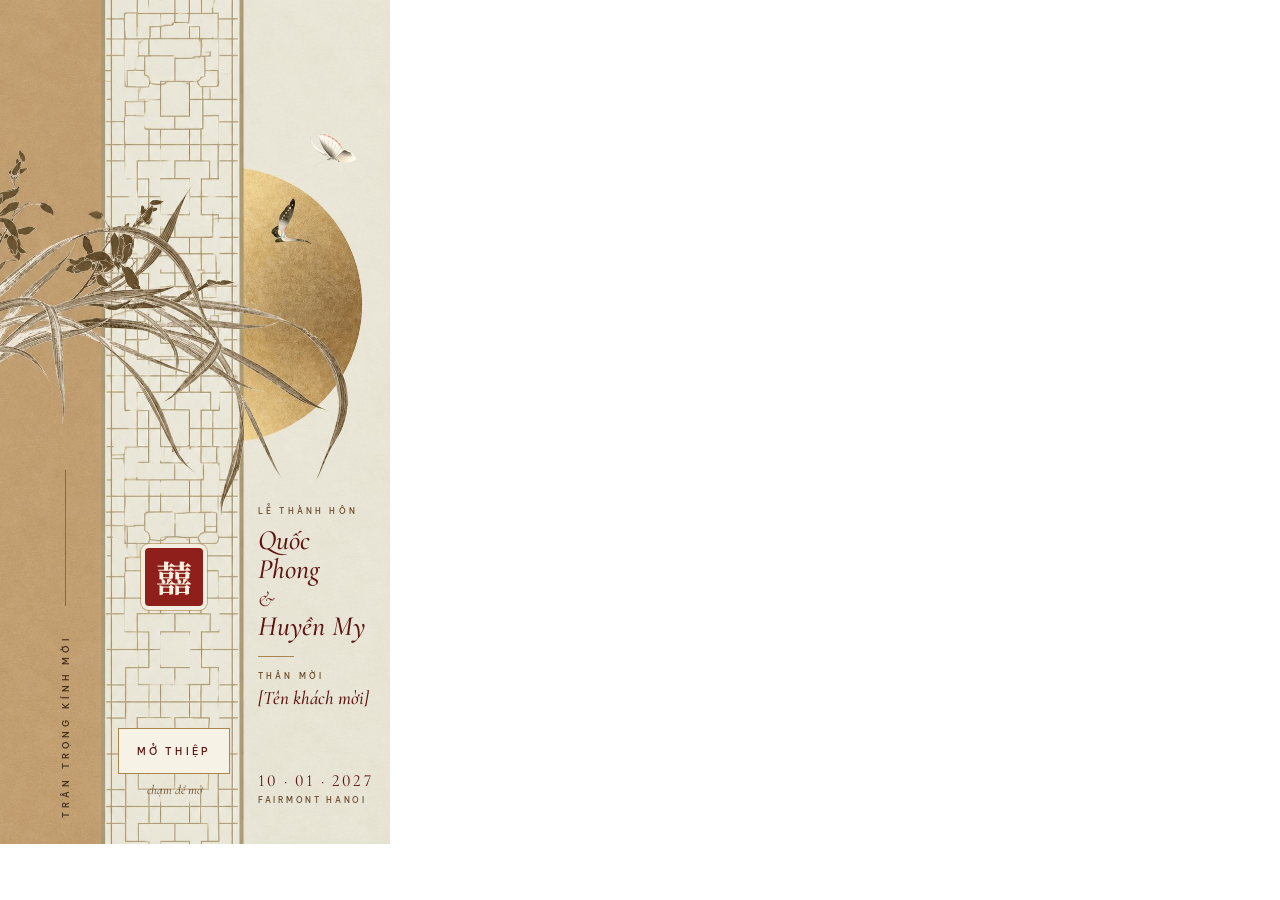
<file: public/intro/Intro · Bình phong-html/Intro.dc.html>
<!doctype html>
<html lang="vi">
<head>
<meta charset="utf-8">
<title>Intro Bình phong</title>
<script src="./vendor/react.js"></script>
<script src="./vendor/react-dom.js"></script>
<script src="./support.js"></script>
</head>
<body>
<x-dc>
<helmet>
<link rel="preconnect" href="https://fonts.googleapis.com">
<link href="https://fonts.googleapis.com/css2?family=Be+Vietnam+Pro:wght@400;500&amp;family=Cormorant+Garamond:ital,wght@0,300;0,400;0,500;1,300;1,400;1,500&amp;display=swap" rel="stylesheet">
<link href="https://fonts.googleapis.com/css2?family=Noto+Serif+TC:wght@700&amp;text=%E5%9B%8D&amp;display=swap" rel="stylesheet">
<style>
body{margin:0}
a{color:#5C1512}a:hover{color:#3E0E0B}
</style>
</helmet>
<div style="position: relative; width: 390px; height: 844px; overflow: hidden; background: #EDE6D6; font-family: 'Be Vietnam Pro', sans-serif">
<img src="./assets/ef14ec369aa279c4eee72ed13ab3c2b8.jpg" alt="" aria-hidden="true" style="position: absolute; left: -42px; top: 0; width: 475px; height: 844px; display: block">

<p style="position: absolute; left: 60px; top: 818px; margin: 0; height: 12px; line-height: 12px; white-space: nowrap; transform-origin: 0 0; transform: rotate(-90deg); font-size: 9px; font-weight: 500; letter-spacing: 0.46em; text-transform: uppercase; color: #3F2814">Trân trọng kính mời</p>
<span style="position: absolute; left: 65px; top: 470px; width: 1px; height: 136px; background: rgba(63,40,20,0.45)"></span>

<div style="position: absolute; left: 145px; top: 548px; width: 58px; height: 58px; box-sizing: border-box; background: {{seal}}; border-radius: 4px; display: flex; align-items: center; justify-content: center; box-shadow: 0 0 0 4px #F3EEE2, 0 0 0 5px rgba(168,134,78,0.6)">
<span style="font-family: 'Noto Serif TC', serif; font-weight: 700; font-size: 36px; line-height: 1; color: #F7EFDF">囍</span>
</div>

<a href="#hero" aria-label="Mở thiệp cưới" style="position: absolute; left: 118px; top: 728px; width: 112px; height: 46px; box-sizing: border-box; display: flex; align-items: center; justify-content: center; background: #F7F2E6; border: 1px solid #A8864E; text-decoration: none; font-size: 9.5px; font-weight: 500; letter-spacing: 0.34em; text-transform: uppercase">Mở thiệp</a>
<p style="position: absolute; left: 105px; top: 782px; width: 138px; margin: 0; text-align: center; font-family: 'Cormorant Garamond', serif; font-style: italic; font-size: 13px; color: #6B4A2A">chạm để mở</p>

<div style="position: absolute; left: 258px; top: 506px; width: 120px; display: flex; flex-direction: column; align-items: flex-start; color: #5C1512">
<p style="margin: 0; font-size: 7.5px; font-weight: 500; letter-spacing: 0.42em; text-transform: uppercase; color: #6B4A2A">Lễ thành hôn</p>
<h1 style="margin: 10px 0 0; font-family: 'Cormorant Garamond', serif; font-style: italic; font-weight: 500; font-size: 28px; line-height: 1.02">Quốc Phong<br><span style="font-weight: 300; font-size: 22px">&amp;</span><br>Huyền My</h1>
<span style="display: block; margin-top: 16px; width: 36px; height: 1px; background: #A8864E"></span>
<p style="margin: 14px 0 0; font-size: 7.5px; font-weight: 500; letter-spacing: 0.42em; text-transform: uppercase; color: #6B4A2A">Thân mời</p>
<p style="margin: 6px 0 0; font-family: 'Cormorant Garamond', serif; font-style: italic; font-weight: 500; font-size: 19px; line-height: 1.15">[Tên khách mời]</p>
</div>

<div style="position: absolute; left: 258px; top: 772px; width: 120px; display: flex; flex-direction: column; align-items: flex-start; gap: 6px; color: #5C1512">
<p style="margin: 0; font-family: 'Cormorant Garamond', serif; font-weight: 400; font-size: 17px; line-height: 1; letter-spacing: 0.12em; font-variant-numeric: lining-nums">10 · 01 · 2027</p>
<p style="margin: 0; font-size: 7.5px; font-weight: 500; letter-spacing: 0.36em; text-transform: uppercase; color: #6B4A2A">Fairmont Hanoi</p>
</div>
</div>
</x-dc>
<script type="text/x-dc" data-dc-script data-props='{"seal":{"editor":"color","default":"#8E1F1A","options":["#8E1F1A","#5C1512","#A8864E"]},"$preview":{"width":390,"height":844}}'>
class Component extends DCLogic {
  renderVals() {
    return { seal: this.props.seal ?? '#8E1F1A' };
  }
}
</script>
</body>
</html>
</file>
<file: brand/garden-intro/demo.css>
:root{color-scheme:light;font-family:system-ui,-apple-system,BlinkMacSystemFont,"Segoe UI",sans-serif;color:#5c4d38;background:#ded8c9}
*{box-sizing:border-box}
body{margin:0}
.demo{width:100%;max-width:480px;margin-inline:auto;background:#f4f0e6;min-height:100svh}
.artwork{width:100%;background:#e9e6da}
.controls{padding:22px max(22px,env(safe-area-inset-right)) max(28px,env(safe-area-inset-bottom));border-top:1px solid #d5cbb5}
.title-row{display:flex;align-items:center;justify-content:space-between;gap:12px;margin-bottom:18px}
h1{font-family:Georgia,"Times New Roman",serif;font-weight:400;font-size:25px;line-height:1.2;margin:0}
.format{font-size:9px;letter-spacing:.12em;white-space:nowrap;color:#84745a}
.actions{display:flex;gap:10px;margin-bottom:22px}
button{min-height:44px;padding:11px 20px;border:1px solid #756448;border-radius:4px;background:#756448;color:#fffaf0;font:inherit;font-size:13px;cursor:pointer;touch-action:manipulation}
button.secondary{background:transparent;color:#69583e;border-color:#c9bca3}
button:disabled{opacity:.55;cursor:default}
button:focus-visible,input:focus-visible{outline:2px solid #806b3c;outline-offset:4px}
label{display:flex;align-items:center;justify-content:space-between;gap:12px;font-size:12px}
output{font-variant-numeric:tabular-nums;color:#8b7654}
input[type=range]{display:block;width:100%;height:44px;margin:2px 0 0;accent-color:#9b814e;cursor:pointer}
.hint,.status{font-size:11px;line-height:1.6;margin:8px 0 0;color:#8b7c64}
.status:empty{display:none}
@media(min-width:800px){body{padding:32px 20px}.demo{min-height:0;max-width:420px;box-shadow:0 12px 60px #4539221c}}
</file>
